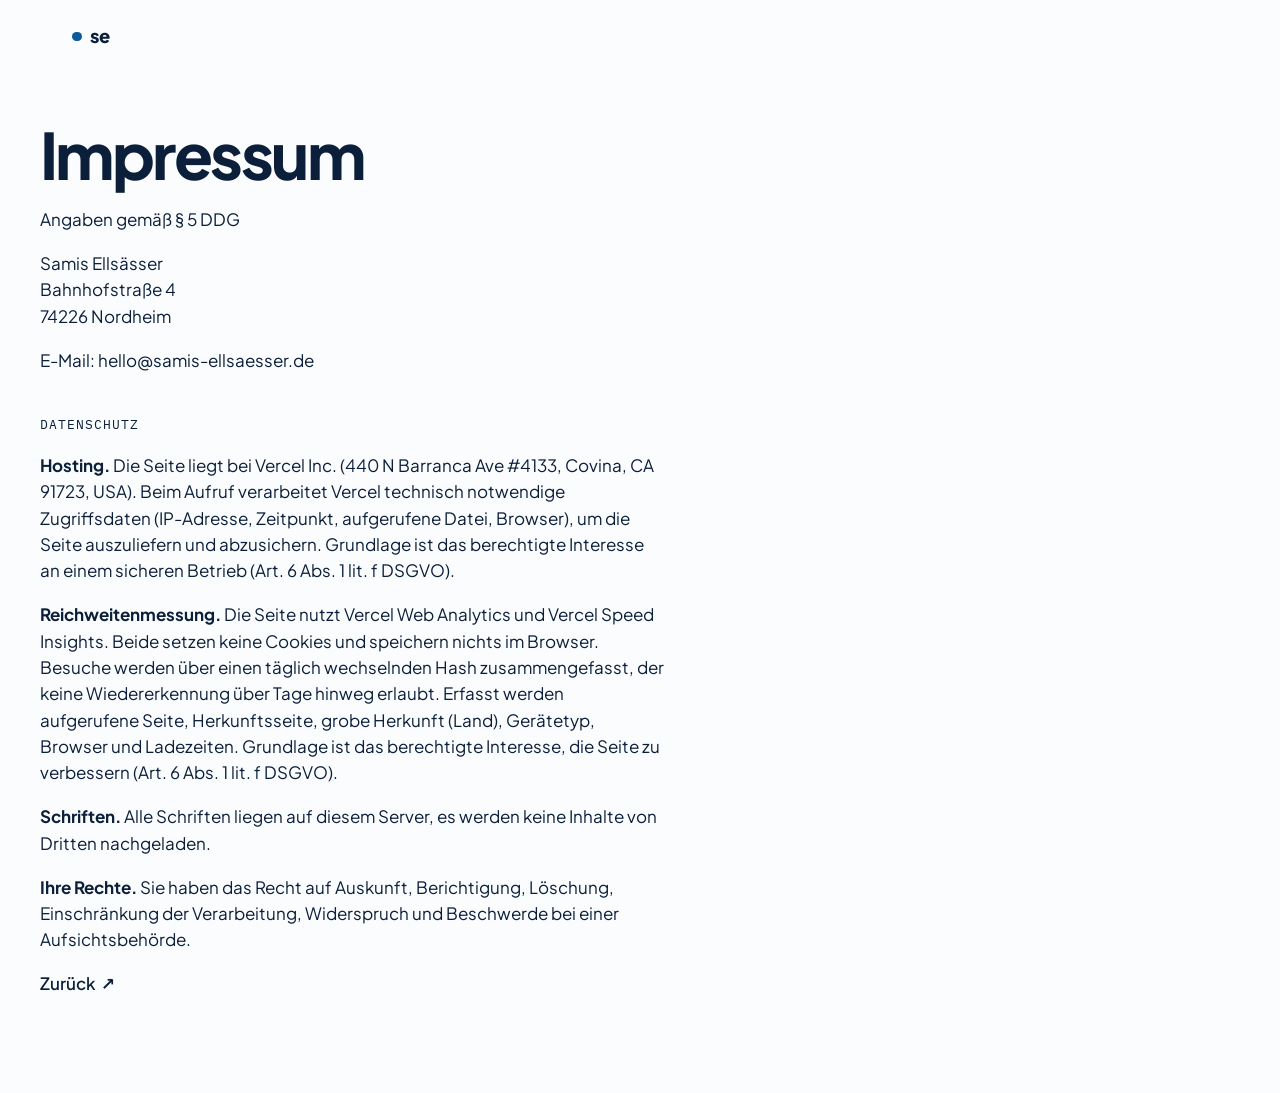
<file: impressum.html>
<!doctype html>
<html lang="de">
<head>
<meta charset="utf-8">
<meta name="viewport" content="width=device-width, initial-scale=1">
<title>Impressum · Samis Ellsässer</title>
<meta name="robots" content="noindex">
<link rel="icon" href="assets/favicon.svg" type="image/svg+xml">
<link rel="stylesheet" href="assets/site.css">
</head>
<body>
<header class="top wrap">
  <a class="brand" href="./"><span class="brand__dot" aria-hidden="true"></span>se</a>
</header>
<main class="wrap legal">
  <h1 class="say">Impressum</h1>
  <p>Angaben gemäß § 5 DDG</p>
  <p data-enc="bWllaGRyb04gNjIyNDd8NCBlw59hcnRzZm9obmhhQnxyZXNzw6RzbGxFIHNpbWFT" data-art="zeilen">Anschrift wird geladen …</p>
  <p>E-Mail: <a data-enc="ZWQucmVzc2Vhc2xsZS1zaW1hc0BvbGxlaA==" data-art="mail" href="#">wird geladen …</a></p>
  <noscript><p>Anschrift und E-Mail werden zum Schutz vor automatischem Auslesen per JavaScript eingeblendet.</p></noscript>
  <h2 class="mono">Datenschutz</h2>
  <p><strong>Hosting.</strong> Die Seite liegt bei Vercel Inc. (440 N Barranca Ave #4133, Covina, CA 91723, USA). Beim Aufruf verarbeitet Vercel technisch notwendige Zugriffsdaten (IP-Adresse, Zeitpunkt, aufgerufene Datei, Browser), um die Seite auszuliefern und abzusichern. Grundlage ist das berechtigte Interesse an einem sicheren Betrieb (Art. 6 Abs. 1 lit. f DSGVO).</p>
  <p><strong>Reichweitenmessung.</strong> Die Seite nutzt Vercel Web Analytics und Vercel Speed Insights. Beide setzen keine Cookies und speichern nichts im Browser. Besuche werden über einen täglich wechselnden Hash zusammengefasst, der keine Wiedererkennung über Tage hinweg erlaubt. Erfasst werden aufgerufene Seite, Herkunftsseite, grobe Herkunft (Land), Gerätetyp, Browser und Ladezeiten. Grundlage ist das berechtigte Interesse, die Seite zu verbessern (Art. 6 Abs. 1 lit. f DSGVO).</p>
  <p><strong>Schriften.</strong> Alle Schriften liegen auf diesem Server, es werden keine Inhalte von Dritten nachgeladen.</p>
  <p><strong>Ihre Rechte.</strong> Sie haben das Recht auf Auskunft, Berichtigung, Löschung, Einschränkung der Verarbeitung, Widerspruch und Beschwerde bei einer Aufsichtsbehörde.</p>
  <p><a class="arrow" href="./">Zurück</a></p>
</main>
<script src="assets/kontakt.js" defer></script>
</body>
</html>
</file>
<file: assets/site.css>
/* samis-ellsaesser.de
   Schlicht: heller Grund, Dunkelblau für Schrift, ein Ozeanblau als einzige Akzentfarbe.
   Der Name entsteht aus Punkten, ausgelöst durch einen Klick im Auftakt. Alles andere bleibt ruhig. */

@font-face{font-family:"Plus Jakarta Sans";src:url("fonts/plus-jakarta-sans-latin-ext-wght-normal.woff2") format("woff2");font-weight:200 800;font-style:normal;font-display:swap;unicode-range:U+0100-02BA,U+02BD-02C5,U+02C7-02CC,U+02CE-02D7,U+02DD-02FF,U+0304,U+0308,U+0329,U+1D00-1DBF,U+1E00-1E9F,U+1EF2-1EFF,U+2020,U+20A0-20AB,U+20AD-20C0,U+2113,U+2C60-2C7F,U+A720-A7FF}
@font-face{font-family:"Plus Jakarta Sans";src:url("fonts/plus-jakarta-sans-latin-wght-normal.woff2") format("woff2");font-weight:200 800;font-style:normal;font-display:swap;unicode-range:U+0000-00FF,U+0131,U+0152-0153,U+02BB-02BC,U+02C6,U+02DA,U+02DC,U+0304,U+0308,U+0329,U+2000-206F,U+20AC,U+2122,U+2191,U+2193,U+2212,U+2215,U+FEFF,U+FFFD}
@font-face{font-family:"IBM Plex Mono";src:url("fonts/plex-mono-400.woff2") format("woff2");font-weight:400;font-style:normal;font-display:swap}

/* Linksbündig; Name groß, darunter Zeilen wie ein Register */
:root{
  --paper:#fbfcfe;
  --ink:#0b1f3a;         /* Dunkelblau für Schrift */
  --ink-2:#4b5b72;
  --line:rgba(11,31,58,.12);
  --hover:rgba(11,31,58,.035);
  --accent:#0a5a9c;      /* Ozeanblau: Akzent, auch als Textfarbe lesbar */
  --accent-ink:#0a5a9c;
  --accent-hell:#5aa2dc; /* hellere Stufe nur fürs Rand-Leuchten */
  --font:"Plus Jakarta Sans",system-ui,-apple-system,"Segoe UI",Arial,sans-serif;
  --mono:"IBM Plex Mono",ui-monospace,"SF Mono",Menlo,Consolas,monospace;
  --gutter:clamp(16px,4vw,40px);
  color-scheme:only light;
}

*,*::before,*::after{box-sizing:border-box}
[hidden]{display:none !important}
html{-webkit-text-size-adjust:100%;scroll-behavior:smooth}
body{
  margin:0;background:var(--paper);color:var(--ink);
  font-family:var(--font);font-size:1.0625rem;line-height:1.55;
  -webkit-font-smoothing:antialiased;
}
h1,h2,p,ul{margin:0}
ul{padding:0;list-style:none}
a{color:inherit;text-decoration:none}
button{font:inherit;color:inherit}
::selection{background:var(--accent);color:#fff}
:focus-visible{outline:2px solid var(--accent-ink);outline-offset:4px;border-radius:2px}

.wrap{
  position:relative;z-index:2;width:100%;max-width:76rem;margin-inline:auto;
  padding-left:max(var(--gutter),env(safe-area-inset-left,0px));
  padding-right:max(var(--gutter),env(safe-area-inset-right,0px));
}
.mono{font-family:var(--mono);font-size:.8rem;letter-spacing:.02em;font-weight:400}
.muted{color:var(--ink-2)}
.skip{position:absolute;left:-999px;top:0;background:var(--ink);color:var(--paper);padding:.6rem 1rem;z-index:9}
.skip:focus{left:var(--gutter);top:.5rem}

/* Kopf */
.top{display:flex;align-items:center;justify-content:space-between;padding-block:1.4rem}
.brand{display:inline-flex;align-items:center;gap:.55rem;font-weight:800;font-size:1.15rem;letter-spacing:-.03em}
.brand__dot{width:.6rem;height:.6rem;border-radius:50%;background:var(--accent)}
.nav{display:flex;gap:1.6rem;font-weight:550;font-size:.95rem}
.nav a{padding-block:.3rem;border-bottom:1.5px solid transparent;transition:border-color .2s}
.nav a:hover{border-color:var(--accent)}

/* Bühne: Name aus Rasterpunkten */
.hero{padding-block:clamp(3rem,11vh,8rem) clamp(2.5rem,7vh,4.5rem)}
.name{
  position:relative;
  font-weight:800;
  font-size:clamp(3.4rem,15.5vw,14rem);
  line-height:.9;
  letter-spacing:-.055em;
  margin-left:-.04em;
  text-wrap:balance;
}
.name__line{display:block;padding-bottom:.04em}
.name__canvas{position:absolute;inset:-.2em -.25em;width:calc(100% + .5em);height:calc(100% + .4em);pointer-events:none;display:none}
/* Mit laufendem Raster bleibt der echte Text für Lesegeräte und Auswahl da, nur unsichtbar */
.is-raster .name__line{color:transparent}
.is-raster .name__canvas{display:block}

.lead{max-width:36rem;margin-top:clamp(2rem,5vw,3rem);font-size:clamp(1.1rem,1.6vw,1.3rem);line-height:1.5}


/* Abschnitte */
.block{padding-block:clamp(3rem,8vw,6rem);border-top:1px solid var(--line)}
.block__head{display:flex;justify-content:space-between;align-items:baseline;gap:.2rem 1rem;margin-bottom:1.6rem}
.block h2{text-transform:uppercase;letter-spacing:.08em}

/* Register: Position und Projekte als Zeilen */
.work li + li{border-top:1px solid var(--line)}
.row{
  display:grid;grid-template-columns:minmax(10rem,16rem) minmax(0,1fr) auto;gap:.4rem 2rem;align-items:baseline;
  padding-block:1.5rem;
}
.row__name{display:flex;flex-direction:column;gap:.15rem;font-weight:700;font-size:1.3rem;letter-spacing:-.02em;line-height:1.2}
.row__role{font-family:var(--mono);font-size:.78rem;font-weight:400;letter-spacing:.02em;color:var(--accent-ink)}
.row__text{color:var(--ink-2);max-width:40rem;min-width:0}
.row__text a{color:var(--ink);text-decoration:underline;text-decoration-color:var(--accent);text-underline-offset:.2em;text-decoration-thickness:1.5px}
.row__text a:hover{color:var(--accent-ink)}
.row__tag{display:inline-flex;align-items:center;gap:.45rem;color:var(--ink-2);white-space:nowrap;font-variant-numeric:tabular-nums}
.row--now{padding-block:.6rem 0}
.row--now .row__name{font-size:1.55rem}
.live{width:.45rem;height:.45rem;border-radius:50%;background:var(--accent);animation:puls 2.4s ease-out infinite}
@keyframes puls{0%{box-shadow:0 0 0 0 rgba(10,90,156,.45)}70%,100%{box-shadow:0 0 0 .5rem rgba(10,90,156,0)}}
.stack{margin-top:2rem}

/* Kontakt */
.block--contact h2{margin-bottom:1.6rem}
.say{font-size:clamp(2rem,5.5vw,4rem);font-weight:750;line-height:1.05;letter-spacing:-.04em;text-wrap:balance}
.links{display:flex;flex-wrap:wrap;align-items:center;gap:1rem 1.6rem;margin-top:2rem}
.big{font-size:clamp(1.1rem,2.4vw,1.5rem);font-weight:600;background:linear-gradient(var(--accent),var(--accent)) 0 100%/0 2px no-repeat;padding-bottom:.15em;transition:background-size .3s;overflow-wrap:anywhere;user-select:all}
.big:hover{background-size:100% 2px}
.copy{border:1.5px solid var(--ink);background:transparent;border-radius:3px;padding:.45em .8em;font-size:.85rem;font-weight:600;cursor:pointer;transition:background-color .15s,color .15s}
.copy:hover{background:var(--ink);color:var(--paper)}
.arrow{font-weight:550}
.arrow::after{content:"↗";margin-left:.3em;display:inline-block;transition:transform .2s}
.arrow:hover::after{transform:translate(.15em,-.15em)}

.foot{display:flex;flex-wrap:wrap;justify-content:space-between;gap:.6rem 2rem;padding-block:2rem 2.6rem;border-top:1px solid var(--line)}
.foot a:hover{color:var(--ink)}

/* ---------- Auftakt: Zeiger fliegt herein, klickt, der Name entsteht ---------- */
/* Ausgangszustand nur mit Klasse aus dem Inline-Skript; ohne JS ist alles sichtbar */
.auftakt-vor [data-auf]{opacity:0;transform:translateY(.9rem)}
.auftakt-vor .name__line{color:transparent}
[data-auf]{transition:opacity .45s ease,transform .45s cubic-bezier(.2,.7,.2,1)}
.zeiger{position:fixed;left:0;top:0;z-index:30;pointer-events:none;width:44px;height:44px;margin:-3px 0 0 -6px;will-change:transform;opacity:0}
.zeiger svg{display:block;width:100%;height:100%;filter:drop-shadow(0 6px 8px rgba(20,22,28,.22));transform-origin:20% 10%;transition:transform .09s ease}
.zeiger.is-klick svg{transform:scale(.82)}
.ring{position:fixed;left:0;top:0;z-index:29;pointer-events:none;width:12px;height:12px;margin:-6px 0 0 -6px;border-radius:50%;border:2px solid var(--accent);opacity:0}
.ring.is-an{animation:ring .7s cubic-bezier(.2,.7,.2,1) forwards}
@keyframes ring{0%{opacity:1;transform:scale(1)}100%{opacity:0;transform:scale(9)}}

/* Rand-Leuchten (mobil): der ganze Bildschirmrand glimmt in Blau, angelehnt an das
   Leuchten beim langen Druck auf die Seitentaste. Zwei Ringe: scharf innen, weich als Schein. */
@property --dreh{syntax:"<angle>";inherits:true;initial-value:0deg}
.leuchten{position:fixed;inset:0;z-index:45;pointer-events:none;opacity:0;transition:opacity .7s ease;
  --rund:clamp(28px,11vw,48px);--dreh:0deg}
.leuchten.is-an{opacity:1;animation:dreh 3.2s linear infinite}
.leuchten i{position:absolute;inset:0;border-radius:var(--rund);padding:2px;
  background:conic-gradient(from var(--dreh),var(--accent),var(--accent-hell),var(--accent),var(--accent-hell),var(--accent));
  -webkit-mask:linear-gradient(#000 0 0) content-box,linear-gradient(#000 0 0);-webkit-mask-composite:xor;
  mask:linear-gradient(#000 0 0) content-box exclude,linear-gradient(#000 0 0)}
.leuchten i + i{padding:9px;filter:blur(12px);opacity:.45}
@keyframes dreh{to{--dreh:360deg}}


@media (max-width:720px){
  .name{font-size:23vw}
  .hero{padding-block:2.5rem 3rem}
  .row{grid-template-columns:minmax(0,1fr) auto;gap:.4rem 1rem}
  .row__text{grid-column:1 / -1;grid-row:2}
  .block__head{flex-direction:column}
  .zeiger{width:34px;height:34px}
}
@media (prefers-reduced-motion:reduce){
  *{transition:none !important;animation:none !important}
}


/* Impressum */
.legal{padding-block:3rem 6rem;max-width:44rem;margin-left:0}
.legal > * + *{margin-top:1.1rem}
.legal h2{margin-top:2.6rem;text-transform:uppercase;letter-spacing:.08em}
</file>
